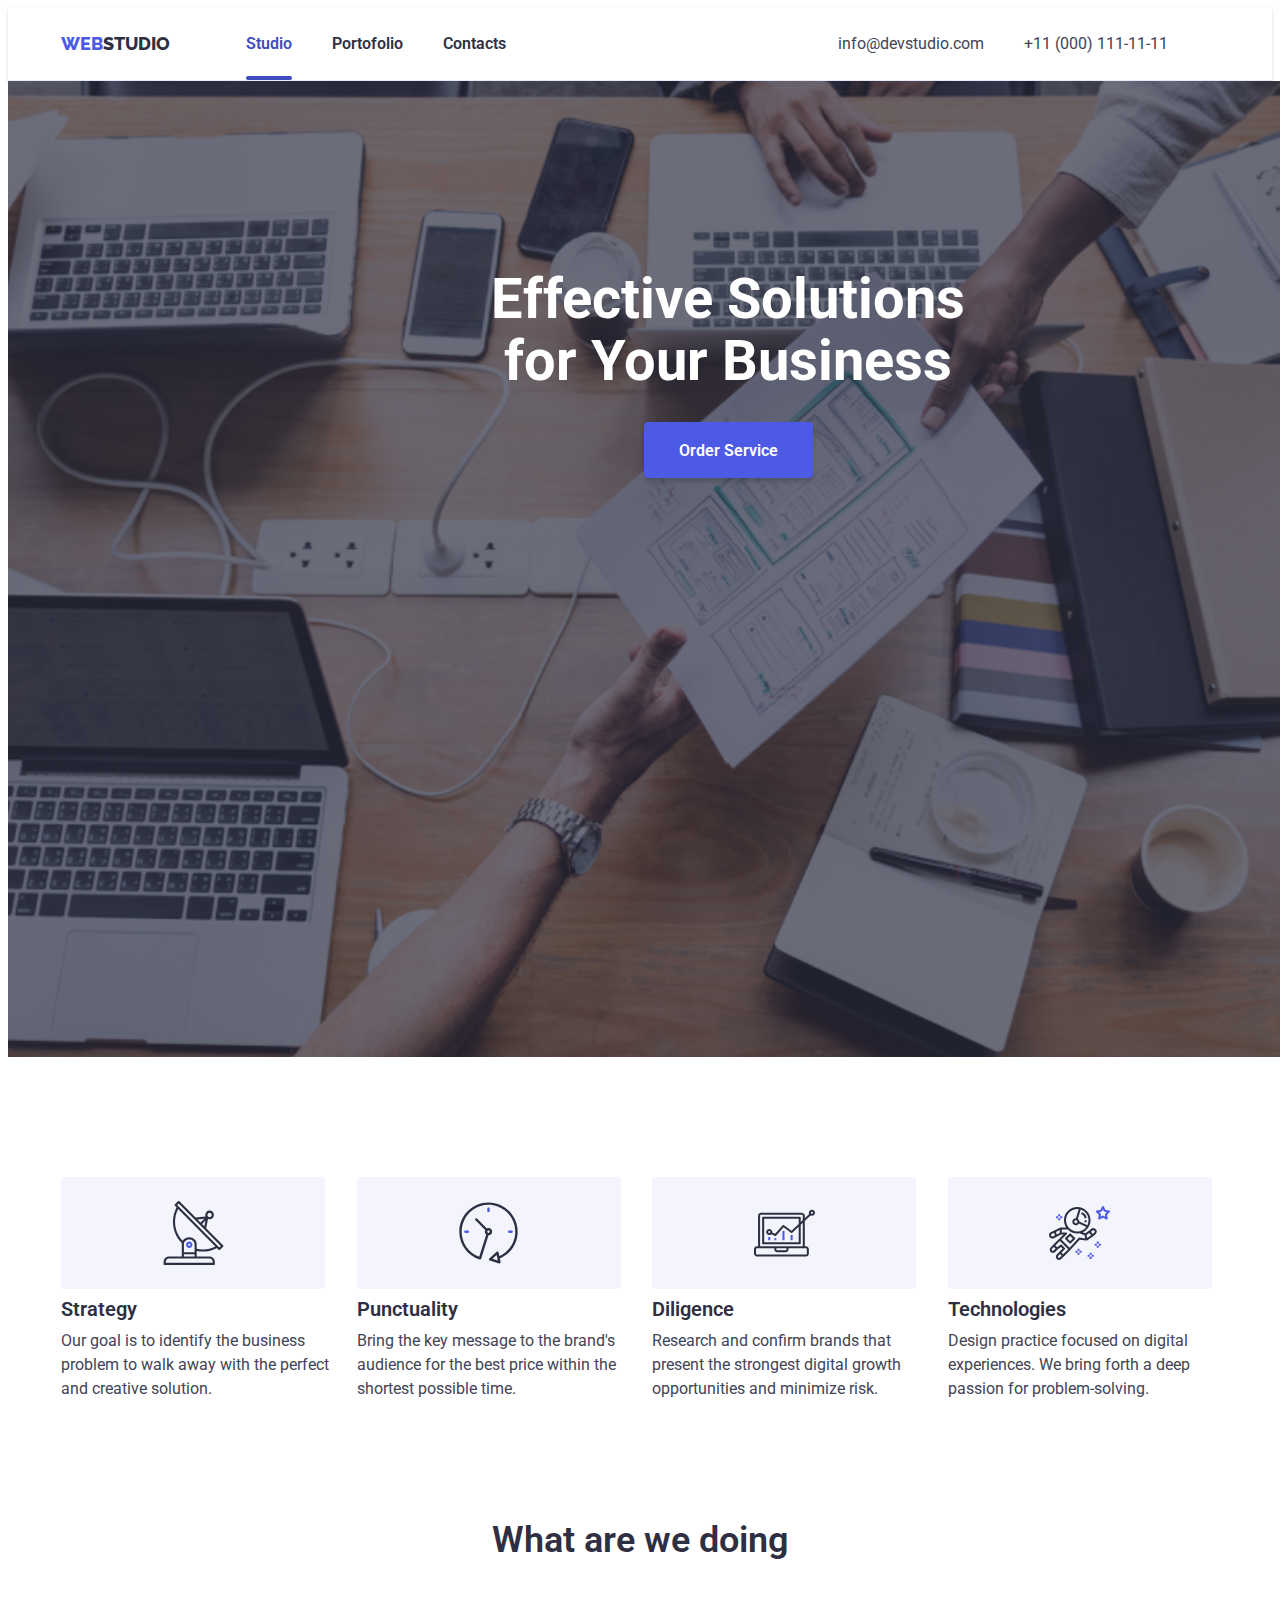
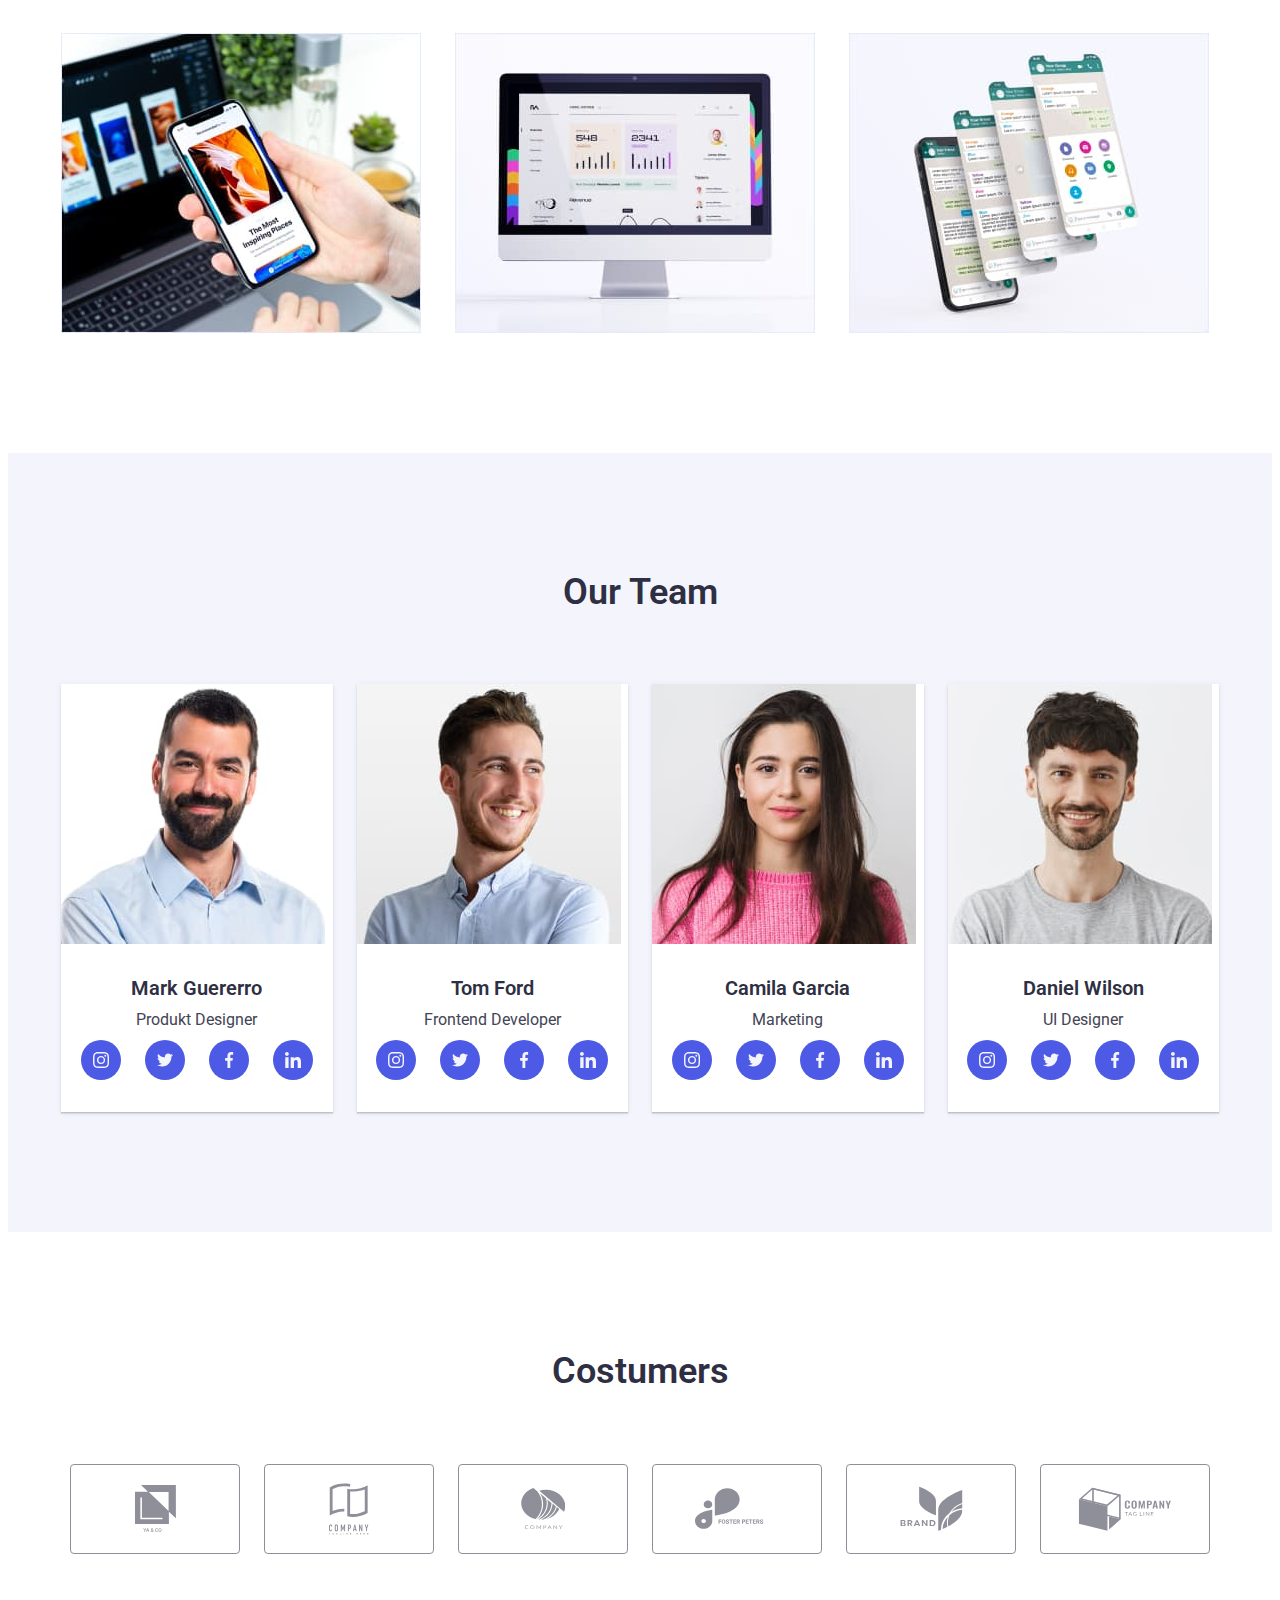
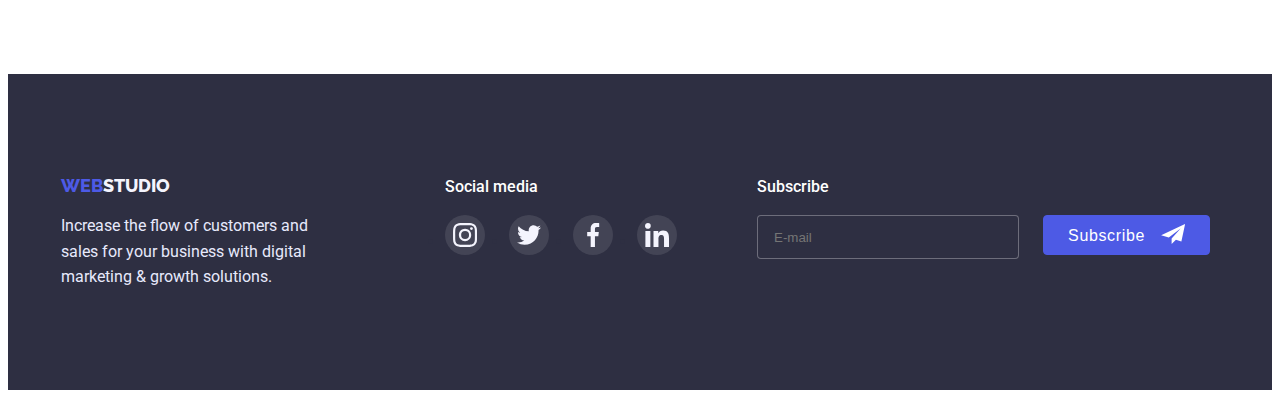
<file: index.html>
<!DOCTYPE html>
<html lang="en">
  <head>
    <meta charset="UTF-8" />
    <meta http-equiv="X-UA-Compatible" content="IE=edge" />
    <meta name="viewport" content="width=device-width, initial-scale=1.0" />
    <title>Studio</title>
    <link
      href="https://fonts.googleapis.com/css2?family=Raleway:wght@800&family=Roboto:wght@400;500;700;900&display=swap"
      rel="stylesheet"
    />
    <link rel="stylesheet" href="https://cdnjs.cloudflare.com/ajax/libs/modern-normalize/1.1.0/modern-normalize.min.css" integrity="sha512-wpPYUAdjBVSE4KJnH1VR1HeZfpl1ub8YT/NKx4PuQ5NmX2tKuGu6U/JRp5y+Y8XG2tV+wKQpNHVUX03MfMFn9Q==" crossorigin="anonymous" referrerpolicy="no-referrer" />
    <link rel="stylesheet" href="./css/styles.css" />
  </head>
  <body>
    <!--Shapka-->
    <header class="header">
    <div class="container">
      <nav class="navigator">
        <a href="./index.html" class="logo"
          >web<span class="studio-up">studio</span></a
        >
        <ul class="menu">
          <li class="menu-item"><a href="./index.html" class="menu-link link current">Studio</a></li>
          <li class="menu-item"><a href="./portfolio.html" class="menu-link link">Portofolio</a></li>
          <li class="menu-item"><a href="" class="menu-link link">Contacts</a></li>
        </ul>
      </nav>
      <ul class="mail-tel">
        <li class="menu-mail">
          <a href="mailto:info@devstudio.com" class="tel-mail"
            >info@devstudio.com</a
          >
        </li>
        <li>
          <a href="tel:+110001111111" class="tel-mail">+11 (000) 111-11-11</a>
        </li>
      </ul>
      </div>
    </header>
    <!--Dark-->
    <main>
      
      <section class="dark">
        <div class="banner-box">
        <h1 class="title">Effective Solutions for Your Business</h1>
        <button type="button" class="button-order" data-modal-open>Order Service</button>
     </div>
    </section>
      <!--Section 1-->
      
      <section class="first">
        <div class="container">
        <h2 class="visually-hidden">Our work</h2>
        <ul class="section-one">
          <li class="work-item">
            <div class="first-icon-list">
            <svg class="first-icon" width="61" height="64">
              <use href="./images/icons.svg#icon-antenna"></use>
            </svg>
          </div>
            <h3 class="work-titles">Strategy</h3>
            <p class="work-text">
              Our goal is to identify the business problem to walk away with the
              perfect and creative solution.
            </p>
          </li>

          <li class="work-item">
            <div class="first-icon-list">
              <svg class="first-icon" width="61" height="64">
                <use href="./images/icons.svg#icon-clock"></use>
              </svg>
            </div>
            <h3 class="work-titles">Punctuality</h3>
            <p class="work-text">
              Bring the key message to the brand's audience for the best price
              within the shortest possible time.
            </p>
          </li>

          <li class="work-item">
            <div class="first-icon-list">
              <svg class="first-icon" width="61" height="64">
                <use href="./images/icons.svg#icon-diagram"></use>
              </svg>
            </div>
            <h3 class="work-titles">Diligence</h3>
            <p class="work-text">
              Research and confirm brands that present the strongest digital
              growth opportunities and minimize risk.
            </p>
          </li>

          <li class="work-item">
            <div class="first-icon-list">
              <svg class="first-icon" width="61" height="64">
                <use href="./images/icons.svg#icon-astronaut"></use>
              </svg>
            </div>
            <h3 class="work-titles">Technologies</h3>
            <p class="work-text">
              Design practice focused on digital experiences. We bring forth a
              deep passion for problem-solving.
            </p>
          </li>
        </ul>
      </div>
      </section>
    
      <!--Section  2-->
      <section class="second">
        <div class="container"> 
        <h2 class="title-two">What are we doing</h2>
        <ul class="section-two">
          <li class="pct-doing">
            <img
              src="./images/img-for-section2/sellphone-in-a-hand.jpg"
              width="360"
              alt="Smartphone in hand, open laptop in the background"
            />
          </li>
          <li class="pct-doing">
            <img
              src="./images/img-for-section2/monitor-of-computer.jpg"
              width="360"
              alt="Computer monitor with statistical data on it"
            />
          </li>
          <li class="pct-doing">
            <img
              src="./images/img-for-section2/four-screens-of-smartphone.jpg"
              width="360"
              alt="Three screenshots lie on top of each other, and the phone screen is under it. All screens are covered with WhatsApp messages."
            />
          </li>
        </ul>
      </div>
      </section>
      <!--Section 3-->
      <section class="team">
        <div class="container">
        <h2 class="team-title">Our Team</h2>
        <ul class="team-list">
          <li class="team-item">
            <img class="photo-team"
              src="./images/photos-of-people/mark.jpg"
              width="264"
              alt="Mark Guererro.Produkt Designer"
             />
             <div class="team-text">
            <h3 class="name">Mark Guererro</h3>
            <p class="position">Produkt Designer</p>
          <ul class="social-list list">
            <li class="social-list-item">
              <a class="social-list-link" href="">
                <svg class="social-list-icon" width="16" height="16">
                  <use href="./images/icons.svg#icon-instagram"></use>
                </svg>
              </a>
            </li>
            <li class="social-list-item">
              <a class="social-list-link" href="">
                <svg class="social-list-icon" width="16" height="16">
                  <use href="./images/icons.svg#icon-twitter"></use>
                </svg>
              </a>
            </li>
            <li class="social-list-item">
              <a class="social-list-link" href="">
                <svg class="social-list-icon" width="16" height="16">
                  <use href="./images/icons.svg#icon-facebook"></use>
                </svg>
              </a>
            </li>
            <li class="social-list-item">
              <a class="social-list-link" href="">
                <svg class="social-list-icon" width="16" height="16">
                  <use href="./images/icons.svg#icon-linkedin"></use>
                </svg>
              </a>
            </li>
          </ul>
          </div>
          </li>
          

          <li class="team-item">
            <img class="photo-team"
              src="./images/photos-of-people/tom.jpg"
              width="264"
              alt="Tom Ford.Frontend Developer"
            />
            <div class="team-text">
            <h3 class="name">Tom Ford</h3>
            <p class="position">Frontend Developer</p>          
          <ul class="social-list list">
            <li class="social-list-item">
              <a class="social-list-link" href="">
                <svg class="social-list-icon" width="16" height="16">
                  <use href="./images/icons.svg#icon-instagram"></use>
                </svg>
              </a>
            </li>
            <li class="social-list-item">
              <a class="social-list-link" href="">
                <svg class="social-list-icon" width="16" height="16">
                  <use href="./images/icons.svg#icon-twitter"></use>
                </svg>
              </a>
            </li>
            <li class="social-list-item">
              <a class="social-list-link" href="">
                <svg class="social-list-icon" width="16" height="16">
                  <use href="./images/icons.svg#icon-facebook"></use>
                </svg>
              </a>
            </li>
            <li class="social-list-item">
              <a class="social-list-link" href="">
                <svg class="social-list-icon" width="16" height="16">
                  <use href="./images/icons.svg#icon-linkedin"></use>
                </svg>
              </a>
            </li>
          </ul>
          </div>
          </li>
          
          <li class="team-item">
            <img class="photo-team"
              src="./images/photos-of-people/camila.jpg"
              width="264"
              alt="Camila Garcia.Marketing"
            />
            <div class="team-text">
            <h3 class="name">Camila Garcia</h3>
            <p class="position">Marketing</p>
          <ul class="social-list list">
            <li class="social-list-item">
              <a class="social-list-link" href="">
                <svg class="social-list-icon" width="16" height="16">
                  <use href="./images/icons.svg#icon-instagram"></use>
                </svg>
              </a>
            </li>
            <li class="social-list-item">
              <a class="social-list-link" href="">
                <svg class="social-list-icon" width="16" height="16">
                  <use href="./images/icons.svg#icon-twitter"></use>
                </svg>
              </a>
            </li>
            <li class="social-list-item">
              <a class="social-list-link" href="">
                <svg class="social-list-icon" width="16" height="16">
                  <use href="./images/icons.svg#icon-facebook"></use>
                </svg>
              </a>
            </li>
            <li class="social-list-item">
              <a class="social-list-link" href="">
                <svg class="social-list-icon" width="16" height="16">
                  <use href="./images/icons.svg#icon-linkedin"></use>
                </svg>
              </a>
            </li>
          </ul>
          </div>
          </li>

          <li class="team-item">
            <img class="photo-team"
              src="./images/photos-of-people/daniel.jpg"
              width="264"
              alt="Daniel Wilson.UI Designer"
            />
            <div class="team-text">
            <h3 class="name">Daniel Wilson</h3>
            <p class="position">UI Designer</p>
          <ul class="social-list list">
            <li class="social-list-item">
              <a class="social-list-link" href="">
                <svg class="social-list-icon" width="16" height="16">
                  <use href="./images/icons.svg#icon-instagram"></use>
                </svg>
              </a>
            </li>
            <li class="social-list-item">
              <a class="social-list-link" href="">
                <svg class="social-list-icon" width="16" height="16">
                  <use href="./images/icons.svg#icon-twitter"></use>
                </svg>
              </a>
            </li>
            <li class="social-list-item">
              <a class="social-list-link" href="">
                <svg class="social-list-icon" width="16" height="16">
                  <use href="./images/icons.svg#icon-facebook"></use>
                </svg>
              </a>
            </li>
            <li class="social-list-item">
              <a class="social-list-link" href="">
                <svg class="social-list-icon" width="16" height="16">
                  <use href="./images/icons.svg#icon-linkedin"></use>
                </svg>
              </a>
            </li>
          </ul>
          </div>

          </li>
        </ul>
      </div>   
      </section>
      <section class="container-1">
      <div class="container-2">
        <h2 class="title-three">Costumers</h2>
        <ul class="customers-list">
          <li class="customers-list-item">
            <a class="customers-list-link" href="" >
            <svg class="customers-list-icon" width="41" height="47">
              <use href="./images/icons.svg#icon-group"></use>
            </svg>
          </a>
          </li>
          <li class="customers-list-item">
            <a class="customers-list-link"  href="">
            <svg class="customers-list-icon" width="40" height="52">
              <use href="./images/icons.svg#icon-group-1"></use>
            </svg>
          </a>
          </li>
          <li class="customers-list-item">
            <a class="customers-list-link"  href="">
            <svg class="customers-list-icon" width="44" height="41">
              <use href="./images/icons.svg#icon-group-2"></use>
            </svg>
          </a>
          </li>
          <li class="customers-list-item">
            <a class="customers-list-link" href="">
            <svg  class="customers-list-icon" width="84" height="41">
              <use href="./images/icons.svg#icon-group-3"></use>
            </svg>
          </a>
          </li>
          <li class="customers-list-item">
            <a class="customers-list-link" href="">
            <svg  class="customers-list-icon" width="63" height="45">
              <use href="./images/icons.svg#icon-group-4"></use>
            </svg>
          </a>
          </li>
          <li class="customers-list-item">
            <a class="customers-list-link"  href="">
            <svg class="customers-list-icon" width="94" height="44">
              <use href="./images/icons.svg#icon-group-5"></use>
            </svg>
          </a>
          </li>
          </ul>
          </div>
        </section>
    </main>

    <footer class="the-end">

      <div class="container test">
      <div class="first">        
        <a href="./index.html" class="logo-down"
        >web<span class="studio-down">studio</span></a
      >
      <p class="text">
        Increase the flow of customers and sales for your business with
        digital marketing & growth solutions.
      </p>
    </div>
     
        <div class="media-container">
          <p class="media-title">Social media</p>
        <ul class="media-list">
          <li class="media-list-item">
            <a href="" class="media-list-link">
            <svg class="media-list-icon" >
              <use href="./images/icons.svg#icon-instagram"></use>
            </svg>
          </a>
          </li>
          <li class="media-list-item">
            <a  href="" class="media-list-link">
            <svg class="media-list-icon">
              <use href="./images/icons.svg#icon-twitter"></use>
            </svg>
          </a>
          </li>
          <li class="media-list-item">
            <a class="media-list-link" href="">
            <svg class="media-list-icon">
              <use href="./images/icons.svg#icon-facebook"></use>
            </svg>
          </a>
          </li>
          <li class="media-list-item">
            <a class="media-list-link" href="">
            <svg class="media-list-icon">
              <use href="./images/icons.svg#icon-linkedin"></use>
            </svg>
          </a>
          </li>
        </ul>
      </div>

        <div class="subscribe-container">
          <p class="subscribe-title">Subscribe</p>
          <div class="subscribe-wrapper">
            <label for="email_for_subscribe" class="subscribe-form-field"></label>
            <input type="email" 
            id="email_for_subscribe"
          class="subscribe-form-input" 
          name="subscribe-email_name"
          placeholder="E-mail"
          required>

          <div class="subscribe-form-btn-wrapper">

            <button type="submit" class="subscribe-btn">Subscribe
              <svg class="fly-icon" width="24" height="20">
                <use href="./images/icons.svg#icon-send"></use>
            </svg>
          </button>
        </div>
    </div>
</div>
    </footer>
    <div class="backdrop is-hidden" data-modal>
      <div class="modal">
        <button type="button" class="modal-close-btn" data-modal-close>
          <svg class="cross-close-button-icon" width="8" height="8">
            <use href="./images/icons.svg#icon-close-black"></use> 
          </svg>
        </button>
        
        <p class="contact-title">Leave your contacts and we will call you back</p>
        
        <form class="contact-form">
          
          <label for="user_name" class="contact-form-field">
            <span class="contact-form-desk-input">Name</span>
            <div class="contact-form-wrapper">
              <input type="text" 
              id="user_name"
              class="contact-form-input" 
              name="user_name" 
              required pattern="[a-zA-Zа-яА-я]+$"
              minlenght="2">
              <svg class="contact-icon" width="18" height="18">
                <use href="./images/icons.svg#icon-person"></use>
              </svg>
            </div>
          </label>

          <label for="user_phone" class="contact-form-field">
            <span class="contact-form-desk-input">Phone</span>
            <div class="contact-form-wrapper">
              
            <input type="phone" 
            id="user_phone"
            class="contact-form-input" 
            name="user_phone" 
            required>
            <svg class="contact-icon" width="18" height="24">
                <use href="./images/icons.svg#icon-phone"></use>
              </svg>
            </div>
         
          </label>

          <label for="user_email" class="contact-form-field">
            <span class="contact-form-desk-input">Email</span>
            <div class="contact-form-wrapper">
              
            <input type="email"
            id="user_email"
            class="contact-form-input" 
            name="user_email" 
            required>
            <svg class="contact-icon" width="18" height="24">
                <use href="./images/icons.svg#icon-email"></use>
              </svg>

          </div>
          </label>
  
          <span class="contact-form-desk-input">Comment</span>
        
    <textarea 
    name="user_comment" 
    id="comment_area" 
    class="contact-form-comment" 
    placeholder="Text input"></textarea>

    <div class="checkbox">
    <input id="user-policy" type="checkbox" name="checkbox" class="contact-checkbox visually-hidden">
    <label for="user-policy" class="contact-checkbox-text-agree">
      I accept the terms and conditions of the &nbsp;
      <a href="">Privacy Policy</a></label>
  </div>
 
  <div class="contact-form-btn-wrapper">
    <button type="submit" class="contact-form-btn">Send</button>
  </div>
</form>
      </div>
    </div>
    <script src="./js/modal.js"></script>
  </body>
</html>
</file>
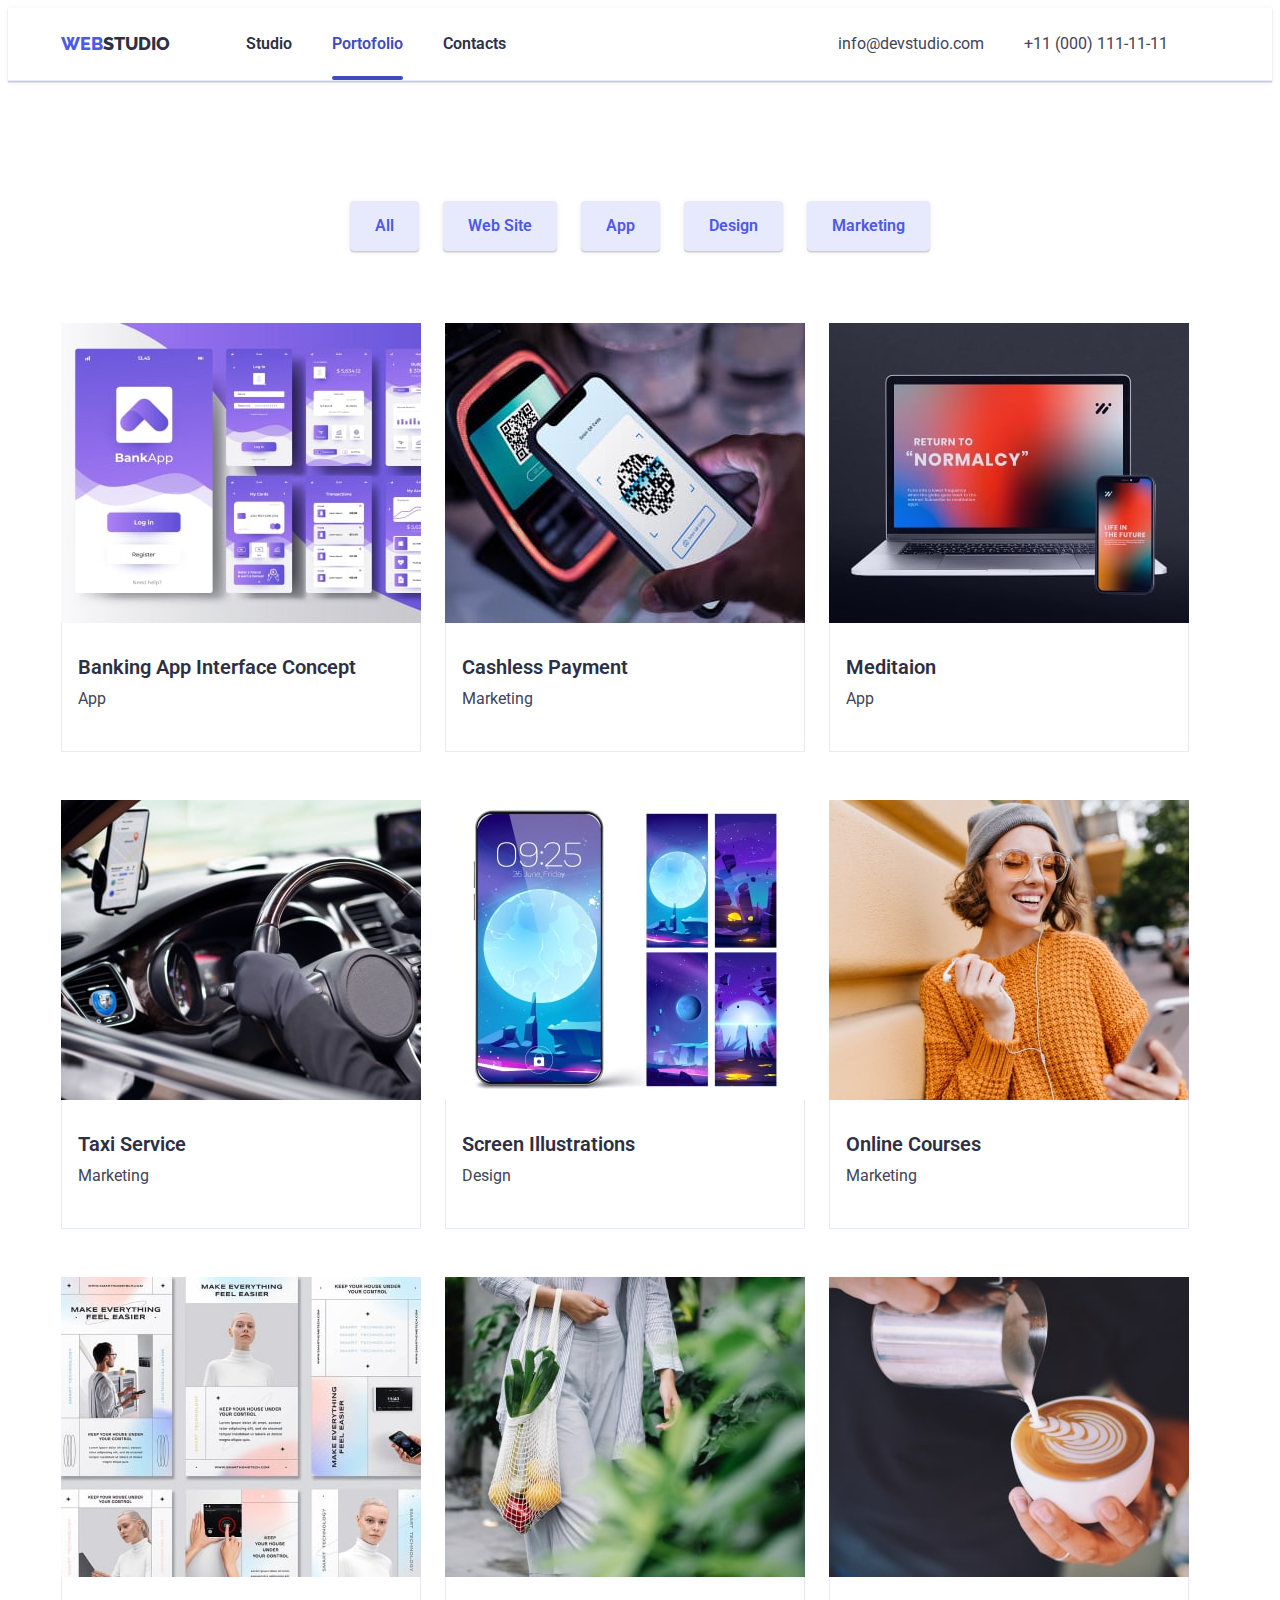
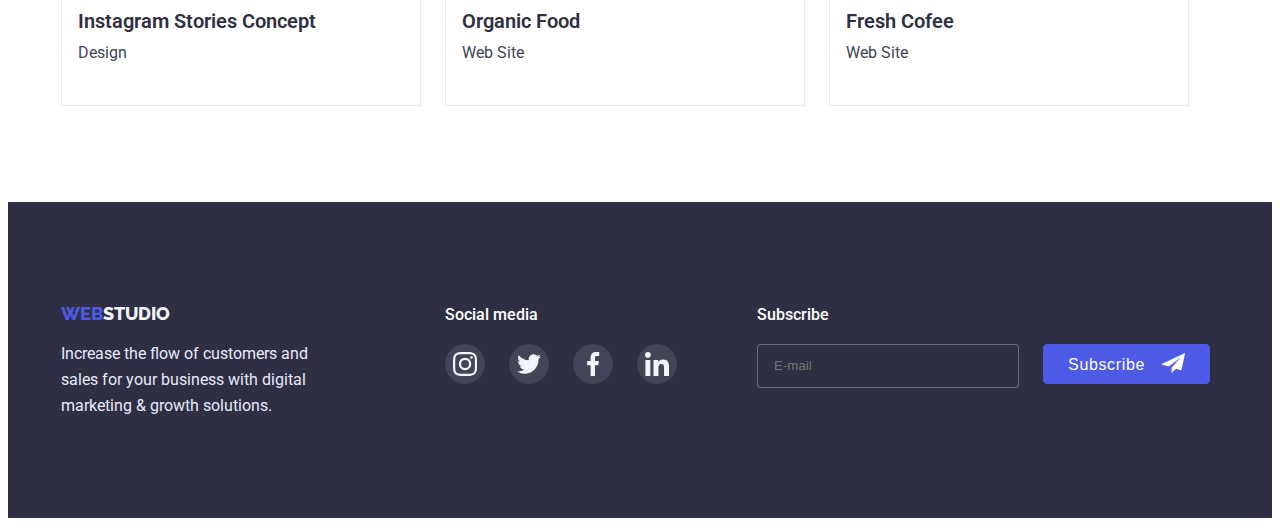
<file: portfolio.html>
<!DOCTYPE html>
<html lang="en">
  <head>
    <meta charset="UTF-8" />
    <meta http-equiv="X-UA-Compatible" content="IE=edge" />
    <meta name="viewport" content="width=device-width, initial-scale=1.0" />
    <title>Portfolio</title>
    <link
      href="https://fonts.googleapis.com/css2?family=Raleway:wght@800&family=Roboto:wght@400;500;700;900&display=swap"
      rel="stylesheet"
    />    
    <link rel="stylesheet" href="https://cdnjs.cloudflare.com/ajax/libs/modern-normalize/1.1.0/modern-normalize.min.css" integrity="sha512-wpPYUAdjBVSE4KJnH1VR1HeZfpl1ub8YT/NKx4PuQ5NmX2tKuGu6U/JRp5y+Y8XG2tV+wKQpNHVUX03MfMFn9Q==" crossorigin="anonymous" referrerpolicy="no-referrer" />
    <link rel="stylesheet" href="./css/styles.css" />
  </head>
  <body>
    <!--Shapka-->
    <header class="header">
      <div class="container"> 
      <nav class="navigator">
        <a href="./index.html" class="logo"
          >web<span class="studio-up">studio</span></a
        >
        <ul class="menu">
          <li class="menu-item"><a href="./index.html" class="menu-link link">Studio</a></li>
          <li class="menu-item"><a href="./portfolio.html" class="menu-link link current">Portofolio</a></li>
          <li class="menu-item"><a href="" class="menu-link">Contacts</a></li>
        </ul>
      </nav>
      <ul class="mail-tel">
        <li class="menu-mail">
          <a href="mailto:info@devstudio.com" class="tel-mail"
            >info@devstudio.com</a
          >
        </li>
        <li>
          <a href="tel:+110001111111" class="tel-mail">+11 (000) 111-11-11</a>
        </li>
      </ul>
      </div>
    </header>
    <main>
      <section class="section-portfolio">
        <div class="container">
        <h1 class="visually-hidden">Portfolio</h1>
        <ul class="buttons">
          <li><button type="button" class="button"><span class="text-button">All</span></button></li>
          <li><button type="button" class="button"><span class="text-button">Web Site</span></button></li>
          <li><button type="button" class="button"><span class="text-button">App</span></button></li>
          <li><button type="button" class="button"><span class="text-button">Design</span></button></li>
          <li><button type="button" class="button"><span class="text-button">Marketing</span></button></li>
        </ul>

        <ul class="cards">
          <li class="card-item">
            <a class="card-link" href="" 
              >
              <div class="card-list-img-wrapper">
                <img class="pct-card"
                src="./images/page2/banking-app.jpg"
                width="360"
                alt="Banking"
              />
              <p class="overlay">
                14 Stylish and User-Friendly App Design Concepts · Task Manager App · Calorie Tracker App · Exotic Fruit Ecommerce App · Cloud Storage App
              </p>
              </div>
              <div class="border-pct">
              <h2 class="card-title">Banking App Interface Concept</h2>
              <p class="card-type">App</p>
            </div>
          </a>
          </li>
          <li class="card-item">
            <a class="card-link" href="" 
              >
              <div class="card-list-img-wrapper">
                <img class="pct-card"
                src="./images/page2/cashless-payments.jpg"
                width="360"
                alt="Payments" 
              />
                          <p class="overlay">
                14 Stylish and User-Friendly App Design Concepts · Task Manager App · Calorie Tracker App · Exotic Fruit Ecommerce App · Cloud Storage App
              </p></div>
              <div class="border-pct">
              <h2 class="card-title">Cashless Payment</h2>
              <p class="card-type">Marketing</p>
            </div></a>
          </li>
          <li class="card-item">
            <a class="card-link" href="" 
              >
              <div class="card-list-img-wrapper"><img class="pct-card"
                src="./images/page2/meditation-app.jpg"
                width="360"
                alt="Meditation" 
              />              <p class="overlay">
                14 Stylish and User-Friendly App Design Concepts · Task Manager App · Calorie Tracker App · Exotic Fruit Ecommerce App · Cloud Storage App
              </p>
            </div>
              <div class="border-pct">
              <h2 class="card-title">Meditaion</h2>
              <p class="card-type">App</p>
            </div>
          </a>
          </li>
          <li class="card-item">
            <a class="card-link" href="" 
              >
              <div class="card-list-img-wrapper"><img class="pct-card"
                src="./images/page2/taxi-service.jpg"
                width="360"
                alt="Taxi Service" 
              />              <p class="overlay">
                14 Stylish and User-Friendly App Design Concepts · Task Manager App · Calorie Tracker App · Exotic Fruit Ecommerce App · Cloud Storage App
              </p>
            </div>
              <div class="border-pct">
              <h2 class="card-title">Taxi Service</h2>
              <p class="card-type">Marketing</p>
            </div>
          </a>
          </li>
          <li class="card-item">
            <a class="card-link" href="" 
              >
              <div class="card-list-img-wrapper"><img class="pct-card"
                src="./images/page2/screen-illustration.jpg"
                width="360"
                alt="Screen Illustration"
              />              <p class="overlay">
                14 Stylish and User-Friendly App Design Concepts · Task Manager App · Calorie Tracker App · Exotic Fruit Ecommerce App · Cloud Storage App
              </p>
            </div>
              <div class="border-pct">
              <h2 class="card-title">Screen Illustrations</h2>
              <p class="card-type">Design</p>
            </div>
          </a>
          </li>
          <li class="card-item">
            
            <a class="card-link" href="" 
              >
              <div class="card-list-img-wrapper"><img class="pct-card"
                src="./images/page2/online-courses.jpg"
                width="360"
                alt="Courses"
              />              <p class="overlay">
                14 Stylish and User-Friendly App Design Concepts · Task Manager App · Calorie Tracker App · Exotic Fruit Ecommerce App · Cloud Storage App
              </p>
            </div>
              <div class="border-pct">
              <h2 class="card-title">Online Courses</h2>
              <p class="card-type">Marketing</p>
            </div>
          </a>
          </li>
          <li class="card-item">
            <a class="card-link" href="" 
              >
              <div class="card-list-img-wrapper"><img class="pct-card"
                src="./images/page2/insta-stiries.jpg"
                width="360"
                alt="Instagram Stories"
              />              <p class="overlay">
                14 Stylish and User-Friendly App Design Concepts · Task Manager App · Calorie Tracker App · Exotic Fruit Ecommerce App · Cloud Storage App
              </p>
            </div>
              <div class="border-pct">
              <h2 class="card-title">Instagram Stories Concept</h2>
              <p class="card-type">Design</p>
            </div>
          </a>
          </li>
          <li class="card-item">
            <a class="card-link" href="" 
              >
              <div class="card-list-img-wrapper"><img class="pct-card"
                src="./images/page2/organic-food.jpg"
                width="360"
                alt="Organic food"
              />              <p class="overlay">
                14 Stylish and User-Friendly App Design Concepts · Task Manager App · Calorie Tracker App · Exotic Fruit Ecommerce App · Cloud Storage App
              </p>
            </div>
              <div class="border-pct">
              <h2 class="card-title">Organic Food</h2>
              <p class="card-type">Web Site</p>
            </div>
          </a>
          </li>
          <li class="card-item">
            <a class="card-link" href="" 
              >
              <div class="card-list-img-wrapper"><img class="pct-card"
                src="./images/page2/fresh-coffee.jpg"
                width="360"
                alt="Fresh Coffee"
              />              <p class="overlay">
                14 Stylish and User-Friendly App Design Concepts · Task Manager App · Calorie Tracker App · Exotic Fruit Ecommerce App · Cloud Storage App
              </p>
            </div>
              <div class="border-pct">
              <h2 class="card-title">Fresh Cofee</h2>
              <p class="card-type">Web Site</p>
            </div>
          </a>
          </li>
        </ul>
      </div>
      </section>
    </main>
    <footer class="the-end">
      <div class="container test" >
       
      <div class="first">        
        <a href="./index.html" class="logo-down"
        >web<span class="studio-down">studio</span></a
      >
      <p class="text">
        Increase the flow of customers and sales for your business with
        digital marketing & growth solutions.
      </p>
    </div>
     
        <div class="media-container">
          <p class="media-title">Social media</p>
        <ul class="media-list">
          <li class="media-list-item">
            <a href="" class="media-list-link">
            <svg class="media-list-icon" >
              <use href="./images/icons.svg#icon-instagram"></use>
            </svg>
          </a>
          </li>
          <li class="media-list-item">
            <a  href="" class="media-list-link">
            <svg class="media-list-icon">
              <use href="./images/icons.svg#icon-twitter"></use>
            </svg>
          </a>
          </li>
          <li class="media-list-item">
            <a class="media-list-link" href="">
            <svg class="media-list-icon">
              <use href="./images/icons.svg#icon-facebook"></use>
            </svg>
          </a>
          </li>
          <li class="media-list-item">
            <a class="media-list-link" href="">
            <svg class="media-list-icon">
              <use href="./images/icons.svg#icon-linkedin"></use>
            </svg>
          </a>
          </li>
        </ul>
      </div>
      <div class="subscribe-container">
<p class="subscribe-title">Subscribe</p>
<div class="subscribe-wrapper">
        <label for="" class="subscribe-form-field"></label>
          <input type="email" 
          class="subscribe-form-input" 
          name="subscribe-email_name"
          placeholder="E-mail"
          required>

          <div class="subscribe-form-btn-wrapper">

            <button type="submit" class="subscribe-btn">Subscribe
              <svg class="fly-icon" width="24" height="20">
                <use href="./images/icons.svg#icon-send"></use>
            </svg>
          </button>
        </div> 
    </div>
</div>
    </div>
    
    </footer>
  </body>
</html>
</file>
<file: css/styles.css>
/*Page1 - index*/
:root {
  --brand-color: #2e2f42;
  --brand-background-color: #ffffff;
  --transition-duration: 250ms;
  --animation-timing-function: cubic-bezier(0.4, 0, 0.2, 1);
  

}

/* * {
  margin: 0;
  padding: 0;
  list-style: none;
  box-sizing: border-box;
} */

p, h1, h2, h3, h4, h5, h6 {
  margin: 0;
}

ul, ol {
  margin: 0;
  padding-left: 0;
}
button {
  border: none;
}

img {
  display: block;
}

.container {
  width: 1158px;
  padding-left: 15px;
  padding-right: 15px;
  margin: 0 auto;
}

body {
  font-family: "Roboto", sans-serif;
  background: var(--brand-background-color);
  color: var(--brand-color);
}

header {
  padding-top: 24px;
  padding-bottom: 24px;
  border-bottom: #E7E9FC solid 1px;
  box-shadow: 0px 2px 1px rgba(46, 47, 66, 0.08),
   0px 1px 1px rgba(46, 47, 66, 0.16),
   0px 1px 6px rgba(46, 47, 66, 0.08);
}

.logo {
  color: #4d5ae5;
  font-family: "Raleway", sans-serif;
  font-weight: 800;
  font-size: 18px;
  line-height: 1.3;
  text-decoration: none;
  text-transform: uppercase;
  margin-right: 76px;

}

.studio-up {
  color: var(--brand-color);
  
}

.logo-down {
  color: #4d5ae5;
  font-family: "Raleway", sans-serif;
  font-weight: 800;
  font-size: 18px;
  line-height: 1.3;
  text-decoration: none;
  text-transform: uppercase;
  margin-bottom: 16px;
}

.studio-down {
  color: #f4f4fd;
  margin-top: 252px;
}

.navigator {
  display: flex;
  align-items: center;
}

.menu-item {
  margin-right: auto;
  position: relative;
  
}

.menu {
  list-style-type: none;
  display: flex;
  gap: 40px;

}

.header > .container  {
  display: flex;
}

.menu-link {
  color: var(--brand-color);
  font-weight: 600;
  font-size: 16px;
  line-height: 1.5;
  text-decoration: none;
  transition: color var(--transition-duration) var(--animation-timing-function);
}


.menu-link:hover,
.menu-link:focus {
  color: #4d5ae5;
  
}

.menu-link.current {
  color: #404bbf;
}

.menu-link.current::after {
  content: "";
  position: absolute;
  left: 0;
  bottom: -100%;
  width: 100%;
  height: 4px;
  border-radius: 2px;
  display: block;
  background-color: #404bbf;
}

.tel-mail {
  color: #434455;
  font-size: 16px;
  line-height: 1.5;
  text-decoration: none; 
  transition: color var(--transition-duration) var(--animation-timing-function);
}


.tel-mail:hover,
.tel-mail:focus {
  color: #4d5ae5;
}

.mail-tel {
  list-style-type: none;
  display: flex;
  margin-left: 332px;
  
}

.menu-mail {
  margin-right: 40px;
  
}


/*main*/



.dark {
  background-color: #2e2f42;
    width: 1440px;
    height: 600px;
  padding: 188px 0;
    background-image: linear-gradient(
    rgba(46, 47, 66, 0.7),
    rgba(46, 47, 66, 0.7)
    ),
  url('../images/people-office\ 1.jpg');
  background-repeat: no-repeat;
  background-position: center;
  background-size: cover;
  margin-left: auto;
  margin-right: auto;
}

.title {
  color: var(--brand-background-color);
  font-weight: 600px;
  font-size: 56px;
  line-height: 1.1;
  text-align: center;
  max-width: 496px;
  margin: 0 auto 30px;
}

.button-order {
  min-width: 169px;
  height: 56px;
  font-family: "Roboto", sans-serif;
  color: var(--brand-background-color);
  background-color: #4d5ae5;
  font-weight: 600;
  font-size: 16px;
  line-height: 1.2;
  cursor: pointer;
  box-shadow: 0px 4px 4px rgba(0, 0, 0, 0.15);
  border-radius: 4px;
  display: block;
  margin: 0 auto;
  transition: background-color var(--transition-duration) var(--animation-timing-function),
  box-shadow var(--transition-duration) var(--animation-timing-function);
  
}

  
.button-order:hover,
.button-order:focus {
  background-color: #404bbf;
  box-shadow: 0px 4px 4px rgba(0, 0, 0, 0.15);
}



.section-one,
.section-two {
  list-style-type: none;
  display: flex;
  gap: 24px;
}


.first-icon-list {
display: flex;
justify-content: center;
align-items: center;
width: 264px;
height: 112px;
background: #F4F4FD;
border-radius: 4px;
margin-bottom: 8px;
margin-top: 120px;

} 

.first-icon {
  display: flex;
  justify-content: center;
  gap: 24px;
  
}


.work-item {
  width: 264px;
  flex-basis:calc(( 100% - 72px ) / 4);
}


.work-titles {
  color: var(--brand-color);
  font-weight: 600;
  font-size: 20px;
  line-height: 1.2;
  margin-bottom: 8px;
  
}

.work-text {
  color: #434455;
  font-size: 16px;
  line-height: 1.5;
  margin-top: 8px;
  
}


/*section-two*/


.title-two {
  color: var(--brand-color);
  font-weight: 600;
  font-size: 36px;
  line-height: 1.1;
  margin-top: 240px;
  margin: 0 auto;
  text-align: center;
  margin-bottom: 72px;
  margin-top: 120px;

}

.pct-doing {
  flex-basis:calc((100% - 48px) / 3);

}

.team-title{
  color: var(--brand-color);
  font-weight: 600;
  font-size: 36px;
  line-height: 1.1;
  margin-top: 240px;
  margin: 0 auto;
  text-align: center;
  margin-bottom: 72px;

}

.second {
  padding-bottom: 120px;
}

.team {
  background: #F4F4FD;
  padding-top: 120px;
  padding-bottom: 120px;
  
}

.team-list {
  list-style-type: none;
  display: flex;
  gap: 24px;

}

.team-item {
  background-color: var(--brand-background-color);
  width: calc((100% - 72px) / 4);
  box-shadow: 0px 1px 6px rgba(46, 47, 66, 0.08),
   0px 1px 1px rgba(46, 47, 66, 0.16),
   0px 2px 1px rgba(46, 47, 66, 0.08);
  
}

.team-text {
  padding: 32px 0;

}

.name {
  color: var(--brand-color);
  background-color: var(--brand-background-color);
  font-weight: 600;
  font-size: 20px;
  line-height: 1.2;
  margin-bottom: 8px;
  text-align: center;
}

.position {
  color: #434455;
  background-color: var(--brand-background-color);
  font-size: 16px;
  line-height: 1.5;
  text-align: center;
}

.social-list {
  display: flex;
  justify-content: center;
  gap: 24px;
  list-style-type: none;
 margin-top: 8px;

}

.social-list-link {
 display: flex;
 justify-content: center;
 align-items: center;
width: 40px;
height: 40px;
border-radius: 50%;
background-color: #4D5AE5;
transition: background-color var(--transition-duration) var(--animation-timing-function);

}

.social-list-link:hover,
.social-list-link:focus {
 background-color: #404BBF;

}


/*section-three*/


.container-1 {
  padding-top: 120px;
  padding-bottom: 120px;

}

.title-three {
  color: var(--brand-color);
  font-weight: 600;
  font-size: 36px;
  line-height: 1.1;
  text-align: center;

}

.customers-list {
  display: flex;
  justify-content: center;
  gap: 24px;
  list-style-type: none;
  padding-top: 72px;
}

.customers-list-link { 
 display: flex;
 justify-content: center;
 align-items: center;
 border: 1px solid #8E8F99;
border-radius: 4px;
width: 168px;
height: 88px;
fill: #8E8F99;
transition: border-color var(--transition-duration) var(--animation-timing-function), 
fill var(--transition-duration) var(--animation-timing-function);
}

.customers-list-link:hover,
.customers-list-link:focus {
  border-color: #404BBF;
  fill: #404BBF;
}



/*Page-Portfolio*/

.visually-hidden {
  position: absolute;
  white-space: nowrap;
  width: 1px;
  height: 1px;
  overflow: hidden;
  border: 0;
  padding: 0;
  clip: rect(0 0 0 0);
  clip-path: inset(50%);
  margin: -1px;
} 

.section-portfolio {
  padding-bottom: 96px;

}

.buttons {
  list-style-type: none;
  display: flex;
  gap: 24px;
  justify-content: center;
  margin-bottom: 72px;
  margin-top: 120px;
}


.button {
  font-family: "Roboto", sans-serif;
  color: #4d5ae5;
  background: #e7e9fc;
  font-weight: 600;
  font-size: 16px;
  line-height: 1.5;
  cursor: pointer;
  border: 1px solid #E7E9FC;
  box-shadow: 0px 2px 1px rgba(46, 47, 66, 0.08), 0px 1px 1px rgba(46, 47, 66, 0.16), 0px 1px 6px rgba(46, 47, 66, 0.08);
  border-radius: 4px;
  padding: 12px 24px;
  transition: color var(--transition-duration) var(--animation-timing-function),
   background-color var(--transition-duration) var(--animation-timing-function),
   box-shadow var(--transition-duration) var(--animation-timing-function);
}


.button:hover,
.button:focus {
  color: var(--brand-background-color);
  background-color: #4d5ae5;
  box-shadow: 0px 4px 4px rgba(0, 0, 0, 0.15);

}

.cards {
  list-style-type: none;
  display: flex;
  flex-wrap: wrap;
  column-gap: 24px;
  row-gap: 48px;
  
}

.card-link {
 display: block;
 text-decoration: none;
 position: relative;
 
 }

.card-link:hover {
  box-shadow: 0px 1px 6px rgba(46, 47, 66, 0.08);
}

.pct-card {
  display: block;
  max-width: 100%;
  height: auto;
  
}
.card-list-img-wrapper {
position: relative;
display: block;
overflow: hidden;
}

.overlay {
position: absolute;
top: 0;
right: 0;
height: 100%;
width: 100%;
transform: translate(0, 100%);
font-weight: 400;
font-size: 16px;
line-height: 1.5;
background: #4D5AE5;
color: #F4F4FD;
padding: 40px 32px 164px 32px;
transition: transform 250ms linear;

}

.card-link:hover .overlay,
.card-link:focus .overlay {
transform: translate(0, 0);
}

.card-title {
  color: var(--brand-color);
  font-weight: 600;
  font-size: 20px;
  line-height: 1.2;
  margin-bottom: 8px;
}

.card-type {
  color: #434455;
  font-size: 16px;
  line-height: 1.5;
  margin-bottom: 8px;
}



/*FOOTER*/



.border-pct {
  padding: 32px 16px;
  border: 1px solid #E7E9FC;
  border-top: none;

}

.text {
  color: #e7e9fc;
  font-size: 16px;
  line-height: 1.6;
  width: 264px;
  margin-top: 16px;
  margin-right: 120px;

}

.test {
  display: flex;
  align-items: baseline;

}

.media-title {
  display: flex;
  color: #FFFFFF;
  font-weight: 500;
font-size: 16px;
line-height: 1.6;
margin-bottom: 16px;
}

.media-list {
  display: flex;
  justify-content: center;
  gap: 24px;
  margin-bottom: 32px;
  margin-right: 80px;
}


.media-list-link { 
 display: flex;
 justify-content: center;
 align-items: center;
width: 40px;
height: 40px;
border-radius: 50%;
background-color: rgba(255, 255, 255, 0.1);
transition: background-color var(--transition-duration) var(--animation-timing-function);
}

.media-list-link:hover,
.media-list-link:focus {
 background-color: #31D0AA;
}

.media-list-icon {
  display: flex;
  justify-content: center;
  align-items: center;
  width: 24px;
  height: 24px;
}


.the-end {
background-color: var(--brand-color);
padding: 100px 0; 
flex-grow: 1;
}




.subscribe-container {
  justify-content: center;
  width: 453px;
  height: 80px;

 
  
}

.subscribe-title {
  color: #FFFFFF;
  font-weight: 500;
font-size: 16px;
line-height: 1.6;
margin-bottom: 16px;


}

.subscribe-wrapper {
  display: flex;
  justify-content: center;
  
  
}



/*.subscribe-form-field {*/



.subscribe-form-input:focus + .fly-icon {
  fill: #4D5AE5;
}

.subscribe-form-input {
  display: flex;
  width: 264px;
  height: 40px;
  border: 1px solid rgba(255, 255, 255, 0.3);
  border-radius: 4px;
  padding-left: 16px;
  color: rgba(255, 255, 255, 0.6);
  background-color: var(--brand-color);
  transition: border-color var(--animation-timing-function), var(--transition-duration);
}

.subscribe-form-input:focus {
  outline: none;
  border-color: #4D5AE5;
}


.subscribe-form-btn-wrapper {
  display: flex;
  justify-content: center;
  column-gap: 10px;
  
  
}
.subscribe-btn {
  display: flex;
  min-width: 165px;
  height: 40px;
  color: var(--brand-background-color);
  background-color: #4D5AE5;
  font-weight: 500;
  font-size: 16px;
  line-height: 1.5;
  letter-spacing: 0.04em;
  text-align: center;
  border: none;
  border-radius: 4px;
  cursor: pointer;
  border: 1px solid #4D5AE5;
  transition: background-color var(--transition-duration) var(--animation-timing-function),
  border-color var(--transition-duration) var(--animation-timing-function);
 margin-left: 24px;
 padding: 8px 24px;
 gap: 16px;

}
  
.subscribe-btn:hover,
.subscribe-btn:focus {
  outline: none;
  background-color: #404bbf;
  border-color: #404BBF;
  
}

/*.fly-icon {}*/



.subscribe-form-field::placeholder {
  color: rgba(117, 117, 117, 0.5);
  font-weight: 400;
font-size: 12px;
line-height: 2;

}

/*Modal Window*/



.backdrop {
  position: fixed;
  top: 0;
  left: 0;
  width: 100%;
  height: 100%;
  z-index: 100;
  background-color: rgba(46, 47, 66, 0.4);
  transition: opacity var(--transition-duration) var(--animation-timing-function),
  visibility var(--transition-duration) var(--animation-timing-function);
}

.backdrop.is-hidden {
  opacity: 0;
  visibility: hidden;
  pointer-events: none;
}

.modal {
  position: absolute;
  top: 50%;
  left: 50%;
  transform: translate(-50%, -50%);
  width: 408px;
  background: #FCFCFC;
  padding: 72px 24px 24px 24px;
}

.modal-close-btn {
  position: absolute;
  top: 24px;
  right: 24px;
  display: flex;
  justify-content: center;
  align-items: center;
  width: 24px;
  height: 24px;
  background-color: #E7E9FC;;
  border-radius: 50%;
  border: 1px solid rgba(0, 0, 0, 0.1);
  padding: 0;
  cursor: pointer;
  transition: background-color var(--transition-duration) var(--animation-timing-function);
}

.modal-close-btn:hover,
.modal-close-btn:focus {
  background-color: #404BBF;
}


.modal-close-btn:hover .cross-close-button-icon,
.modal-close-btn:focus .cross-close-button-icon {
  fill: var(--brand-background-color);  
}

.cross-close-button-icon {
  transition: fill var(--transition-duration) var(--animation-timing-function);

}

.contact-title {
  font-weight: 500;
font-size: 16px;
line-height: 1.5;
color: #2E2F42;
  text-align: center;
  margin-bottom: 14px;
  letter-spacing: 0.02em;
}



.contact-form {
  display: flex;
  flex-direction: column;
  
}



.contact-form-input {
  width: 100%;
  height: 40px;
  border: 1px solid rgba(33, 33, 33, 0.2);
  border-radius: 4px;
  padding-left: 42px;
  color: #000000;
  transition: border-color var(--animation-timing-function), var(--transition-duration);
}

.contact-form-input:focus {
  outline: none;
  border-color: #4D5AE5;
}


.contact-form-field {
  margin-bottom: 8px;
}

.contact-form-wrapper {
  position: relative;
  display: block;
}

.contact-icon {
  position: absolute;
  display: block;
  top: 50%;
  left: 12px;
  transform: translateY(-50%);
  transition: fill var(--animation-timing-function), var(--transition-duration);
}

.contact-form-input:focus + .contact-icon {
fill: #4D5AE5;

}

.contact-form-desk-input {
  display: block;
  font-size: 12px;
  font-weight: 400;
  line-height: 1.2;
  color: #8E8F99;
  margin-bottom: 4px;

}


.contact-form-comment {
width: 100%;
height: 120px;
resize: none;
padding: 8px 16px;
border: 1px solid rgba(33, 33, 33, 0.2);
border-radius: 4px;
transition: border-color var(--animation-timing-function), 
var(--transition-duration);
margin-bottom: 16px;

}

.contact-form-comment::placeholder {
  color: rgba(117, 117, 117, 0.5);
  font-weight: 400;
font-size: 12px;
line-height: 1.3;

}


.contact-form-comment:focus {
  outline: none;
  border-color: #4D5AE5;

}

/*.contact-checkbox {}*/

.checkbox {
    display: flex;
  align-items: center;
  justify-content: center;
}


.contact-checkbox-text-agree {
  display: flex;
  align-items: center;
  justify-content: center;
font-weight: 400;
font-size: 12px;
line-height: 1.3;
letter-spacing: 0.04em;
color: #757575;
 margin-bottom: 24px;

}


.contact-checkbox-text-agree::before {
  display: flex;
  align-items: center;
  justify-content: center;
  width: 16px;
  height: 16px;
  border: 1.25px solid #000000;
  border-radius: 2px;
  cursor: pointer;
  content: '';
  margin-right: 8px;
  transition: border-color var(--animation-timing-function), 
var(--transition-duration);
 
}

.contact-checkbox:checked:focus + .contact-checkbox-text-agree::before {
  background-image: url("data:image/svg+xml;charset=UTF-8,%3csvg xmlns='http://www.w3.org/2000/svg' viewBox='0 0 16 16'%3e%3cpath fill='%23F4F4FD' d='M11.46 4.49a.916.916 0 0 1 .61-.223.913.913 0 0 1 .607.23.78.78 0 0 1 .262.556.773.773 0 0 1-.23.567l-4.655 5.374a.878.878 0 0 1-.284.188.937.937 0 0 1-.976-.167L3.707 8.166a.812.812 0 0 1-.203-.262.756.756 0 0 1 .18-.9.884.884 0 0 1 .292-.178.94.94 0 0 1 .684.011.878.878 0 0 1 .284.187l2.443 2.254 4.052-4.765a.305.305 0 0 1 .023-.024h-.001Z'/%3e%3c/svg%3e");
  border-color: #404BBF;
  background-color: #404BBF;
  background-size: contain;

}


.contact-form-btn-wrapper {
  display: flex;
  justify-content: center;
  column-gap: 10px;
}

.contact-form-btn {
  min-width: 169px;
  height: 56px;
  color: var(--brand-background-color);
  background-color: #4D5AE5;
  font-weight: 500;
  font-size: 16px;
  line-height: 1.5;
  letter-spacing: 0.04em;
  text-align: center;
  border: none;
  border-radius: 4px;
  cursor: pointer;
  border: 1px solid #4D5AE5;
  box-shadow: 0px 4px 4px rgba(0, 0, 0, 0.15);
  transition: background-color var(--transition-duration) var(--animation-timing-function),
  box-shadow var(--transition-duration) var(--animation-timing-function) ;
}
  
.contact-form-btn:hover,
.contact-form-btn:focus {
  background-color: #404bbf;
  box-shadow: 0px 4px 4px rgba(0, 0, 0, 0.15);
}
</file>
